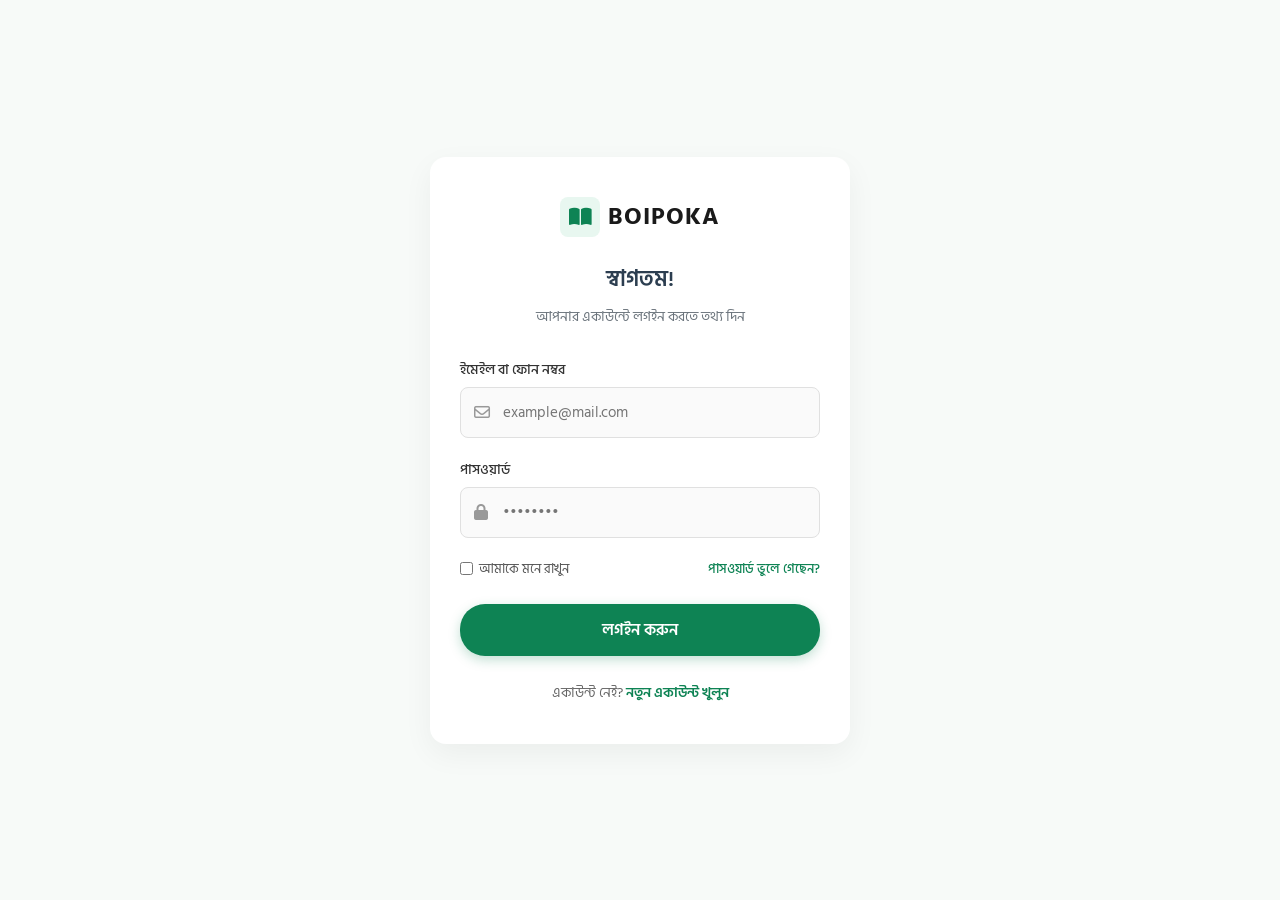
<file: login.html>
<!DOCTYPE html>
<html lang="bn">
<head>
    <meta charset="UTF-8">
    <meta name="viewport" content="width=device-width, initial-scale=1.0">
    <title>BOIPOKA - Login</title>
    <!-- Google Fonts & Font Awesome Icons -->
    <link href="https://fonts.googleapis.com/css2?family=Hind+Siliguri:wght@400;500;600;700&display=swap" rel="stylesheet">
    <link rel="stylesheet" href="https://cdnjs.cloudflare.com/ajax/libs/font-awesome/6.4.0/css/all.min.css">

    <style>
        * {
            margin: 0;
            padding: 0;
            box-sizing: border-box;
            font-family: 'Hind Siliguri', sans-serif;
        }

        body {
            background-color: #f7faf8;
            display: flex;
            justify-content: center;
            align-items: center;
            min-height: 100vh;
            padding: 20px;
        }

        .login-card {
            background: #ffffff;
            width: 100%;
            max-width: 420px;
            padding: 40px 30px;
            border-radius: 16px;
            box-shadow: 0 10px 30px rgba(0, 0, 0, 0.05);
            text-align: center;
        }

        .logo {
            display: flex;
            align-items: center;
            justify-content: center;
            gap: 8px;
            margin-bottom: 24px;
            text-decoration: none;
        }

        .logo-icon {
            background-color: #e8f7f0;
            color: #0e8354;
            width: 40px;
            height: 40px;
            border-radius: 8px;
            display: flex;
            align-items: center;
            justify-content: center;
            font-size: 20px;
        }

        .logo-text {
            font-weight: 700;
            font-size: 24px;
            color: #1a1a1a;
            letter-spacing: 1px;
        }

        .login-title {
            font-size: 22px;
            color: #2c3e50;
            margin-bottom: 8px;
            font-weight: 600;
        }

        .login-subtitle {
            font-size: 14px;
            color: #6c757d;
            margin-bottom: 30px;
        }

        .form-group {
            margin-bottom: 20px;
            text-align: left;
        }

        .form-group label {
            display: block;
            font-size: 14px;
            color: #333;
            margin-bottom: 6px;
            font-weight: 500;
        }

        .input-box {
            position: relative;
        }

        .input-box i {
            position: absolute;
            left: 14px;
            top: 50%;
            transform: translateY(-50%);
            color: #999;
            font-size: 16px;
        }

        .input-box input {
            width: 100%;
            padding: 12px 14px 12px 42px;
            border: 1px solid #e0e0e0;
            border-radius: 8px;
            font-size: 15px;
            outline: none;
            transition: all 0.3s ease;
            background-color: #fafafa;
        }

        .input-box input:focus {
            border-color: #0e8354;
            background-color: #fff;
            box-shadow: 0 0 0 3px rgba(14, 131, 84, 0.15);
        }

        .form-options {
            display: flex;
            justify-content: space-between;
            align-items: center;
            margin-bottom: 24px;
            font-size: 13px;
        }

        .remember-me {
            display: flex;
            align-items: center;
            gap: 6px;
            color: #555;
            cursor: pointer;
        }

        .remember-me input {
            accent-color: #0e8354;
            cursor: pointer;
        }

        .forgot-pass {
            color: #0e8354;
            text-decoration: none;
            font-weight: 500;
        }

        .forgot-pass:hover {
            text-decoration: underline;
        }

        .btn-submit {
            width: 100%;
            padding: 13px;
            background-color: #0e8354;
            color: white;
            border: none;
            border-radius: 25px;
            font-size: 16px;
            font-weight: 600;
            cursor: pointer;
            transition: background-color 0.3s ease, transform 0.2s ease;
            box-shadow: 0 4px 12px rgba(14, 131, 84, 0.25);
        }

        .btn-submit:hover {
            background-color: #0a6641;
            transform: translateY(-1px);
        }

        .signup-link {
            margin-top: 25px;
            font-size: 14px;
            color: #666;
        }

        .signup-link a {
            color: #0e8354;
            text-decoration: none;
            font-weight: 600;
        }

        .signup-link a:hover {
            text-decoration: underline;
        }
    </style>
</head>
<body>

    <div class="login-card">
        <!-- Brand Logo -->
        <a href="index.html" class="logo">
            <div class="logo-icon">
                <i class="fa-solid fa-book-open"></i>
            </div>
            <span class="logo-text">BOIPOKA</span>
        </a>

        <h2 class="login-title">স্বাগতম!</h2>
        <p class="login-subtitle">আপনার একাউন্টে লগইন করতে তথ্য দিন</p>

        <form action="#" method="POST">
            <!-- Email / Username -->
            <div class="form-group">
                <label for="email">ইমেইল বা ফোন নম্বর</label>
                <div class="input-box">
                    <i class="fa-regular fa-envelope"></i>
                    <input type="text" id="email" placeholder="example@mail.com" required>
                </div>
            </div>

            <!-- Password -->
            <div class="form-group">
                <label for="password">পাসওয়ার্ড</label>
                <div class="input-box">
                    <i class="fa-solid fa-lock"></i>
                    <input type="password" id="password" placeholder="••••••••" required>
                </div>
            </div>
 
            <!-- Remember & Forgot Password -->
            <div class="form-options">
                <label class="remember-me">
                    <input type="checkbox"> আমাকে মনে রাখুন
                </label>
                <a href="#" class="forgot-pass">পাসওয়ার্ড ভুলে গেছেন?</a>
            </div>

            <!-- Submit Button -->
            <button type="submit" class="btn-submit">লগইন করুন</button>
        </form>

        <!-- Register Link -->
        <div class="signup-link">
            একাউন্ট নেই? <a href="#">নতুন একাউন্ট খুলুন</a>
        </div>
    </div>

</body>
</html>
</file>
